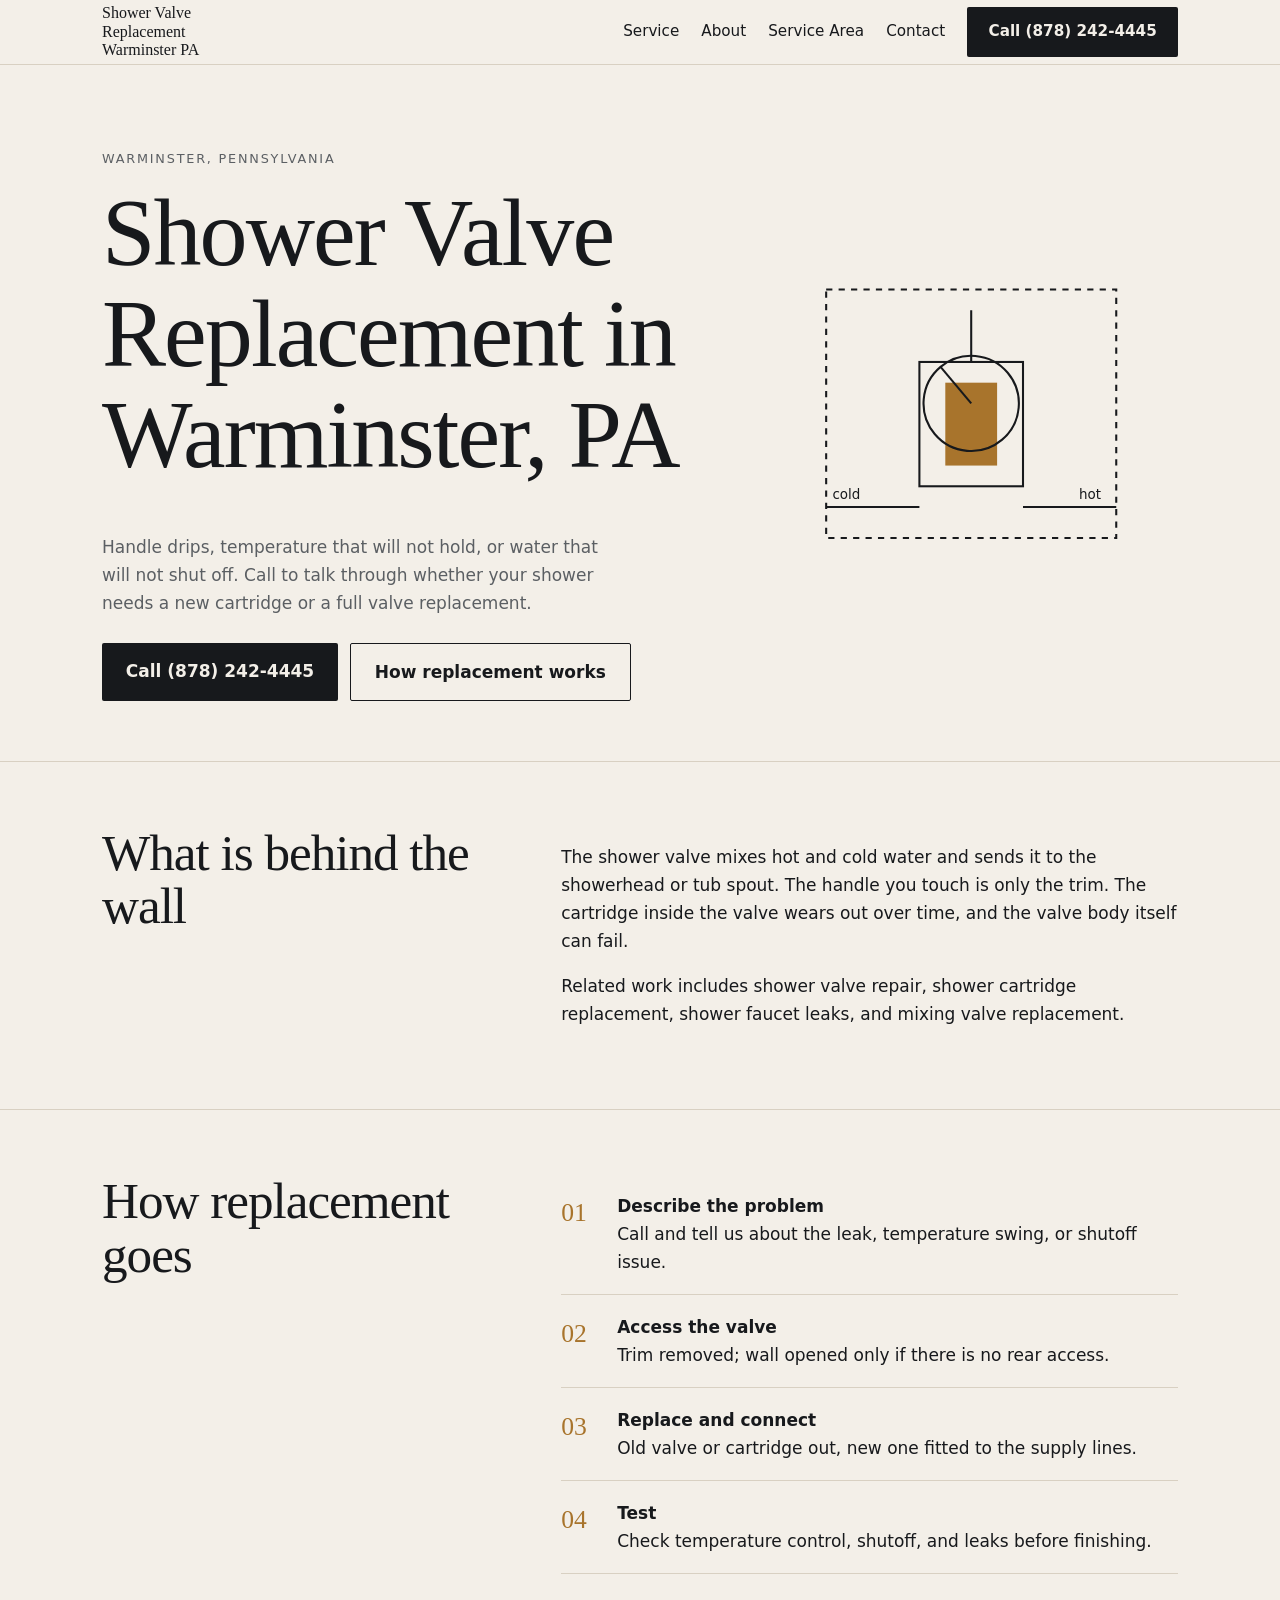
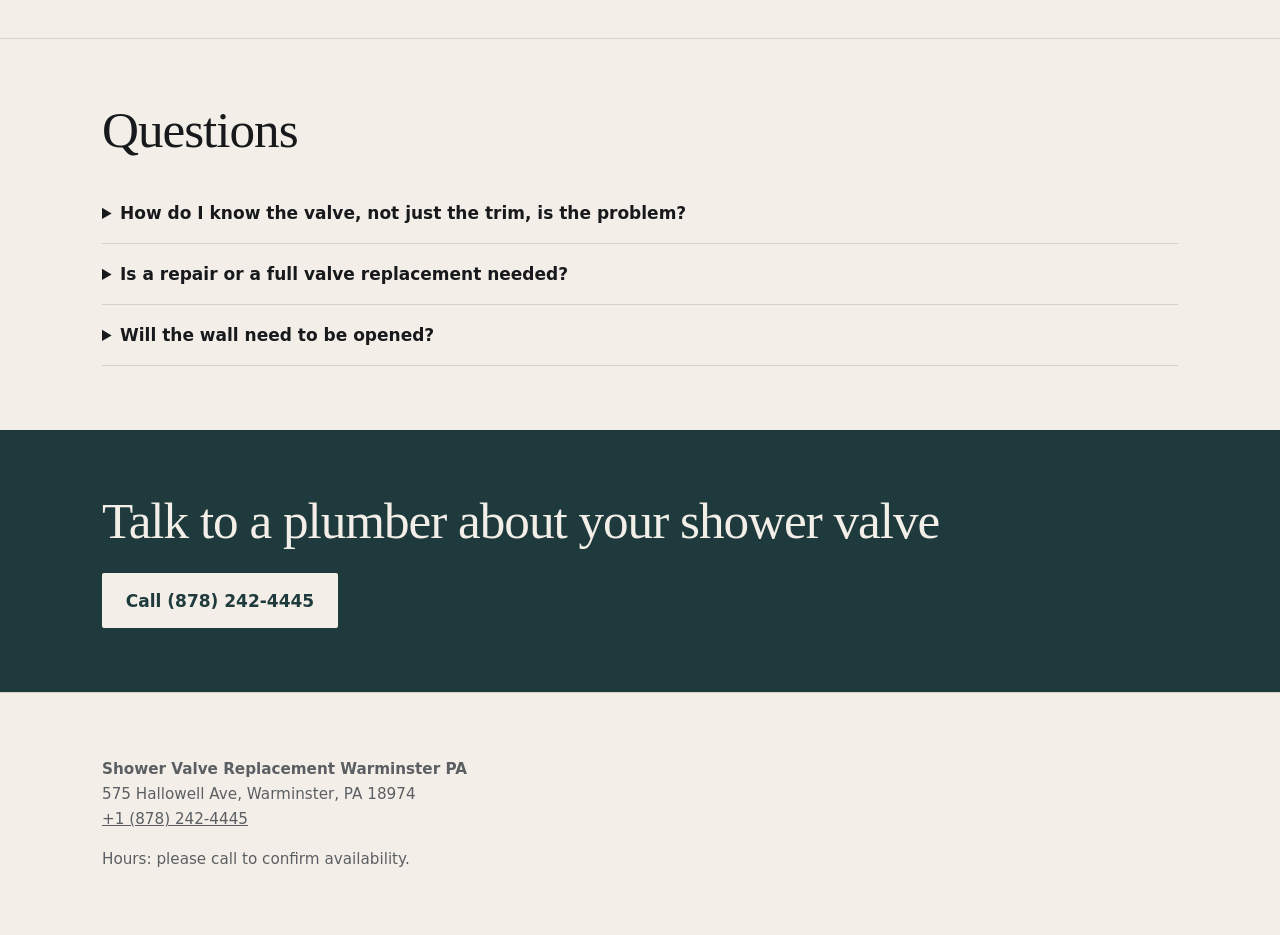
<file: shower-valve-warminster/index.html>
<!doctype html><html lang="en"><head><meta charset="utf-8"><meta name="viewport" content="width=device-width,initial-scale=1"><title>Shower Valve Replacement Warminster PA | Call (878) 242-4445</title><meta name="description" content="Shower valve replacement in Warminster, PA: leaking or hard-to-control shower valves, cartridge and mixing valve work. Call to discuss your shower."><link rel="canonical" href="https://example.com/"><meta property="og:title" content="Shower Valve Replacement Warminster PA | Call (878) 242-4445"><meta property="og:description" content="Shower valve replacement in Warminster, PA: leaking or hard-to-control shower valves, cartridge and mixing valve work. Call to discuss your shower."><meta property="og:type" content="website"><link rel="stylesheet" href="styles.css"><script defer src="script.js"></script>
<script type="application/ld+json">{"@context":"https://schema.org","@type":"Plumber","name":"shower valve replacement Warminster PA","telephone":"+18782424445","address":{"@type":"PostalAddress","streetAddress":"575 Hallowell Ave","addressLocality":"Warminster","addressRegion":"PA","postalCode":"18974","addressCountry":"US"},"url":"https://example.com/"}</script></head><body>
<header><div class="w bar"><a class="brand" href="index.html">Shower Valve Replacement Warminster PA</a><button id="mb" aria-expanded="false" aria-controls="nav">Menu</button><nav id="nav" aria-label="Main"><a href="services/shower-valve-replacement/">Service</a><a href="about/">About</a><a href="service-area/">Service Area</a><a href="contact/">Contact</a><a class="btn" href="tel:+18782424445">Call (878) 242-4445</a></nav></div></header>
<main><div class=w><div class=hero><div><p class=tag>Warminster, Pennsylvania</p><h1>Shower Valve Replacement in Warminster, PA</h1><p>Handle drips, temperature that will not hold, or water that will not shut off. Call to talk through whether your shower needs a new cartridge or a full valve replacement.</p><div class=cta><a class=btn href=tel:+18782424445>Call (878) 242-4445</a><a class='btn alt' href=services/shower-valve-replacement/>How replacement works</a></div></div><div class=hd><svg class="valve" viewBox="0 0 400 320" role="img" aria-labelledby="vt"><title id="vt">Simplified diagram of a shower valve: wall opening, valve body with hot and cold supply, cartridge, and handle</title><rect class="s" x="60" y="40" width="280" height="240" stroke-dasharray="6 6"/><rect class="s" x="150" y="110" width="100" height="120"/><rect class="b" x="175" y="130" width="50" height="80"/><path class="s" d="M60 250h90M250 250h90M200 110V60"/><g class="dial"><circle class="s" cx="200" cy="150" r="46" fill="none"/><path class="s" d="M200 150V104"/></g><text x="66" y="242" font-size="13" fill="currentColor">cold</text><text x="304" y="242" font-size="13" fill="currentColor">hot</text></svg></div></div></div>
<section class=rv><div class='w split'><h2>What is behind the wall</h2><div><p>The shower valve mixes hot and cold water and sends it to the showerhead or tub spout. The handle you touch is only the trim. The cartridge inside the valve wears out over time, and the valve body itself can fail.</p><p>Related work includes shower valve repair, shower cartridge replacement, shower faucet leaks, and mixing valve replacement.</p></div></div></section>
<section class=rv><div class='w split'><h2>How replacement goes</h2><ol class=steps><li><div><b>Describe the problem</b>Call and tell us about the leak, temperature swing, or shutoff issue.</div></li><li><div><b>Access the valve</b>Trim removed; wall opened only if there is no rear access.</div></li><li><div><b>Replace and connect</b>Old valve or cartridge out, new one fitted to the supply lines.</div></li><li><div><b>Test</b>Check temperature control, shutoff, and leaks before finishing.</div></li></ol></div></section>
<section class=rv><div class=w><h2>Questions</h2><details><summary>How do I know the valve, not just the trim, is the problem?</summary><p>Leaks at the handle, or water that will not shut off fully, can come from a worn cartridge or a failing valve body. A plumber can inspect the valve to tell which it is.</p></details><details><summary>Is a repair or a full valve replacement needed?</summary><p>Often a new cartridge fixes temperature or drip issues. Replacement is considered when the valve body is damaged, corroded, or discontinued. Call to talk through what you are seeing.</p></details><details><summary>Will the wall need to be opened?</summary><p>Sometimes there is rear access from an adjoining room. Otherwise the wall behind the shower controls may need to be opened to reach the valve.</p></details></div></section>
<section class='band rv'><div class=w><h2>Talk to a plumber about your shower valve</h2><a class=btn href=tel:+18782424445>Call (878) 242-4445</a></div></section></main>
<footer><div class="w"><p><b>Shower Valve Replacement Warminster PA</b><br>575 Hallowell Ave, Warminster, PA 18974<br><a href="tel:+18782424445">+1 (878) 242-4445</a></p><p>Hours: please call to confirm availability.</p></div></footer></body></html>
</file>
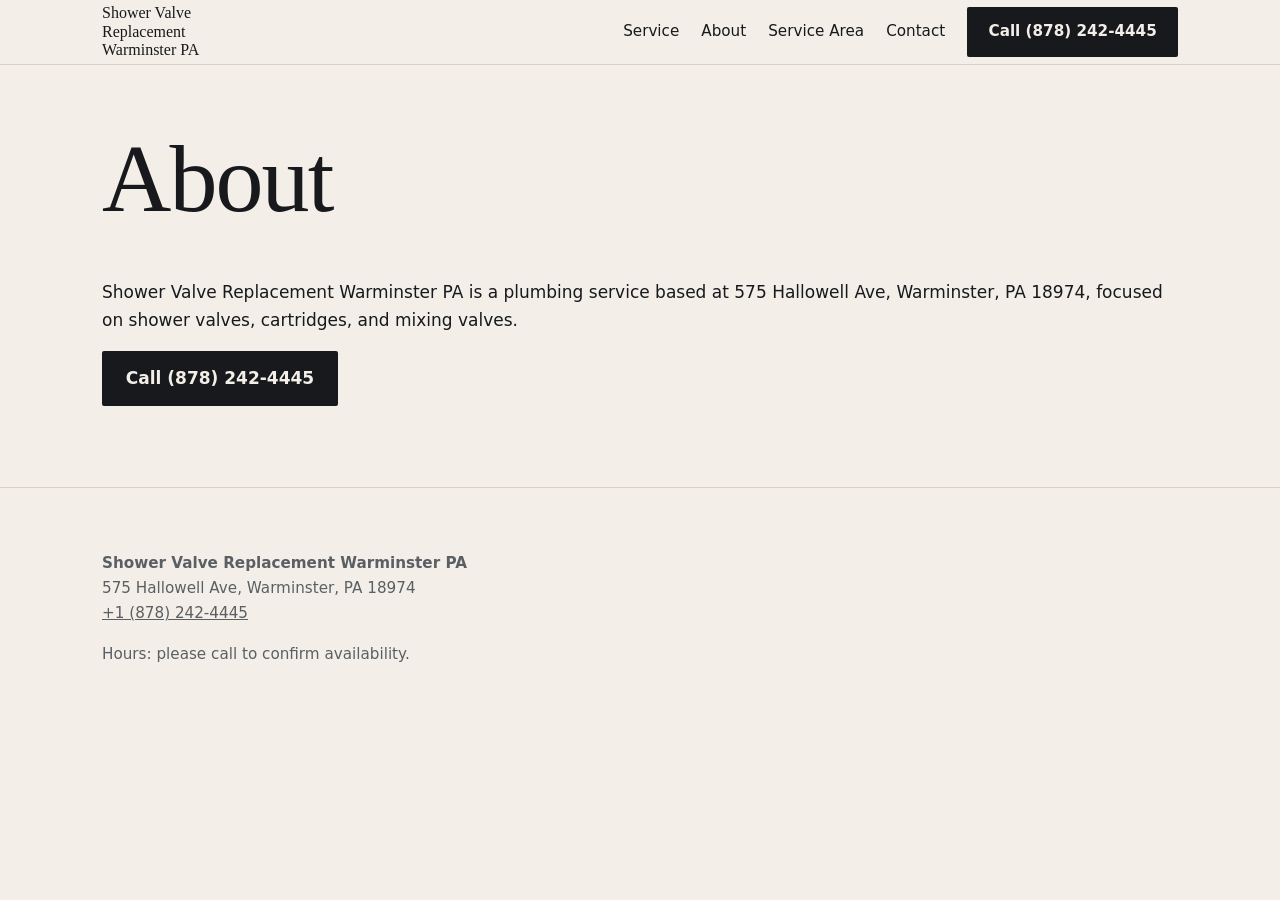
<file: shower-valve-warminster/about/index.html>
<!doctype html><html lang="en"><head><meta charset="utf-8"><meta name="viewport" content="width=device-width,initial-scale=1"><title>About | Shower Valve Replacement Warminster PA</title><meta name="description" content="About this Warminster, PA shower valve replacement service and how to reach us."><link rel="canonical" href="https://example.com/about/"><meta property="og:title" content="About | Shower Valve Replacement Warminster PA"><meta property="og:description" content="About this Warminster, PA shower valve replacement service and how to reach us."><meta property="og:type" content="website"><link rel="stylesheet" href="../styles.css"><script defer src="../script.js"></script>
<script type="application/ld+json">{"@context":"https://schema.org","@type":"Plumber","name":"shower valve replacement Warminster PA","telephone":"+18782424445","address":{"@type":"PostalAddress","streetAddress":"575 Hallowell Ave","addressLocality":"Warminster","addressRegion":"PA","postalCode":"18974","addressCountry":"US"},"url":"https://example.com/"}</script></head><body>
<header><div class="w bar"><a class="brand" href="../index.html">Shower Valve Replacement Warminster PA</a><button id="mb" aria-expanded="false" aria-controls="nav">Menu</button><nav id="nav" aria-label="Main"><a href="../services/shower-valve-replacement/">Service</a><a href="../about/">About</a><a href="../service-area/">Service Area</a><a href="../contact/">Contact</a><a class="btn" href="tel:+18782424445">Call (878) 242-4445</a></nav></div></header>
<main><div class=w><section style='border:0'><h1>About</h1><p>Shower Valve Replacement Warminster PA is a plumbing service based at 575 Hallowell Ave, Warminster, PA 18974, focused on shower valves, cartridges, and mixing valves.</p><p><a class=btn href=tel:+18782424445>Call (878) 242-4445</a></p></section></div></main>
<footer><div class="w"><p><b>Shower Valve Replacement Warminster PA</b><br>575 Hallowell Ave, Warminster, PA 18974<br><a href="tel:+18782424445">+1 (878) 242-4445</a></p><p>Hours: please call to confirm availability.</p></div></footer></body></html>
</file>
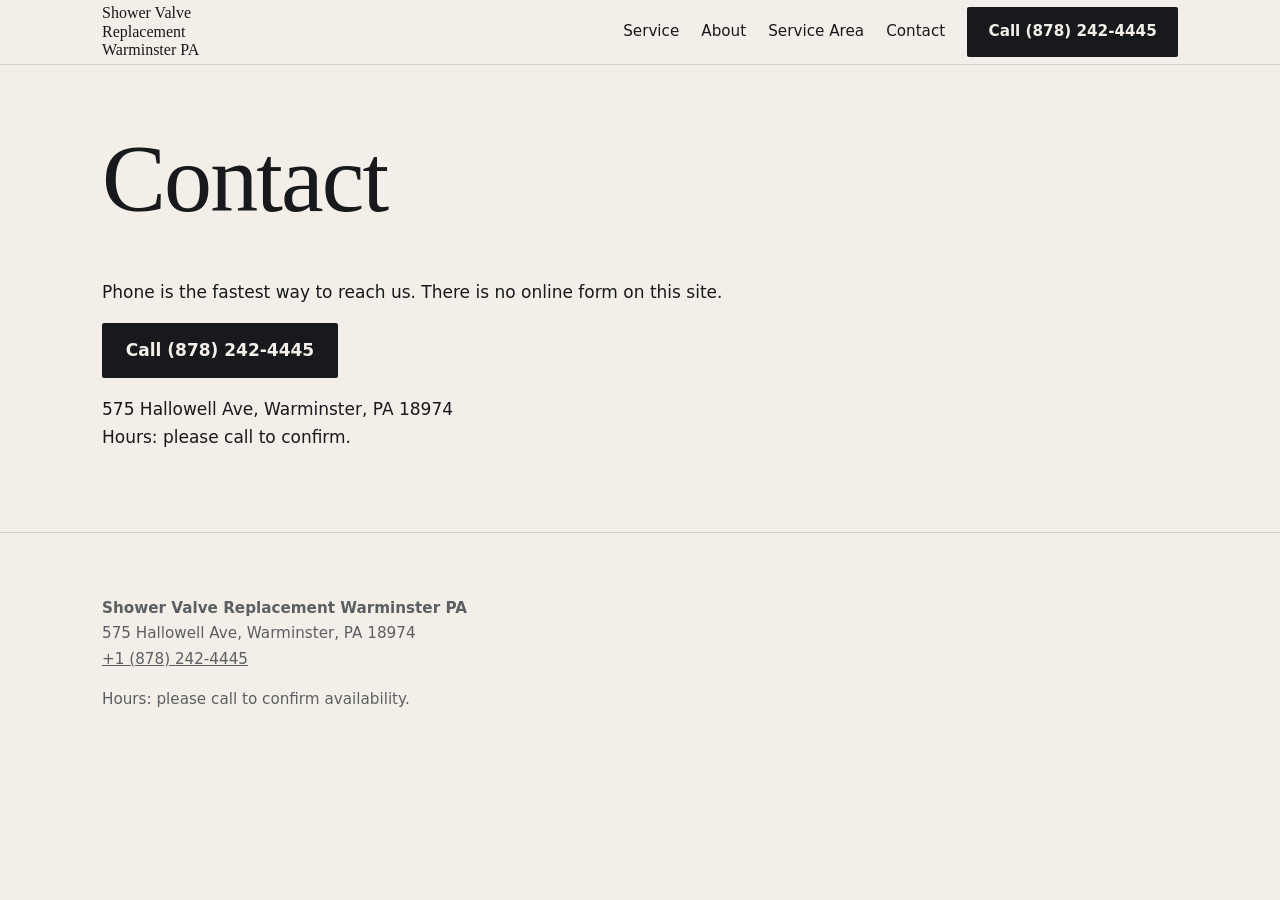
<file: shower-valve-warminster/contact/index.html>
<!doctype html><html lang="en"><head><meta charset="utf-8"><meta name="viewport" content="width=device-width,initial-scale=1"><title>Contact | Shower Valve Replacement Warminster PA</title><meta name="description" content="Call or visit: 575 Hallowell Ave, Warminster, PA 18974. Phone (878) 242-4445."><link rel="canonical" href="https://example.com/contact/"><meta property="og:title" content="Contact | Shower Valve Replacement Warminster PA"><meta property="og:description" content="Call or visit: 575 Hallowell Ave, Warminster, PA 18974. Phone (878) 242-4445."><meta property="og:type" content="website"><link rel="stylesheet" href="../styles.css"><script defer src="../script.js"></script>
<script type="application/ld+json">{"@context":"https://schema.org","@type":"Plumber","name":"shower valve replacement Warminster PA","telephone":"+18782424445","address":{"@type":"PostalAddress","streetAddress":"575 Hallowell Ave","addressLocality":"Warminster","addressRegion":"PA","postalCode":"18974","addressCountry":"US"},"url":"https://example.com/"}</script></head><body>
<header><div class="w bar"><a class="brand" href="../index.html">Shower Valve Replacement Warminster PA</a><button id="mb" aria-expanded="false" aria-controls="nav">Menu</button><nav id="nav" aria-label="Main"><a href="../services/shower-valve-replacement/">Service</a><a href="../about/">About</a><a href="../service-area/">Service Area</a><a href="../contact/">Contact</a><a class="btn" href="tel:+18782424445">Call (878) 242-4445</a></nav></div></header>
<main><div class=w><section style='border:0'><h1>Contact</h1><p>Phone is the fastest way to reach us. There is no online form on this site.</p><p><a class=btn href=tel:+18782424445>Call (878) 242-4445</a></p><p>575 Hallowell Ave, Warminster, PA 18974<br>Hours: please call to confirm.</p></section></div></main>
<footer><div class="w"><p><b>Shower Valve Replacement Warminster PA</b><br>575 Hallowell Ave, Warminster, PA 18974<br><a href="tel:+18782424445">+1 (878) 242-4445</a></p><p>Hours: please call to confirm availability.</p></div></footer></body></html>
</file>
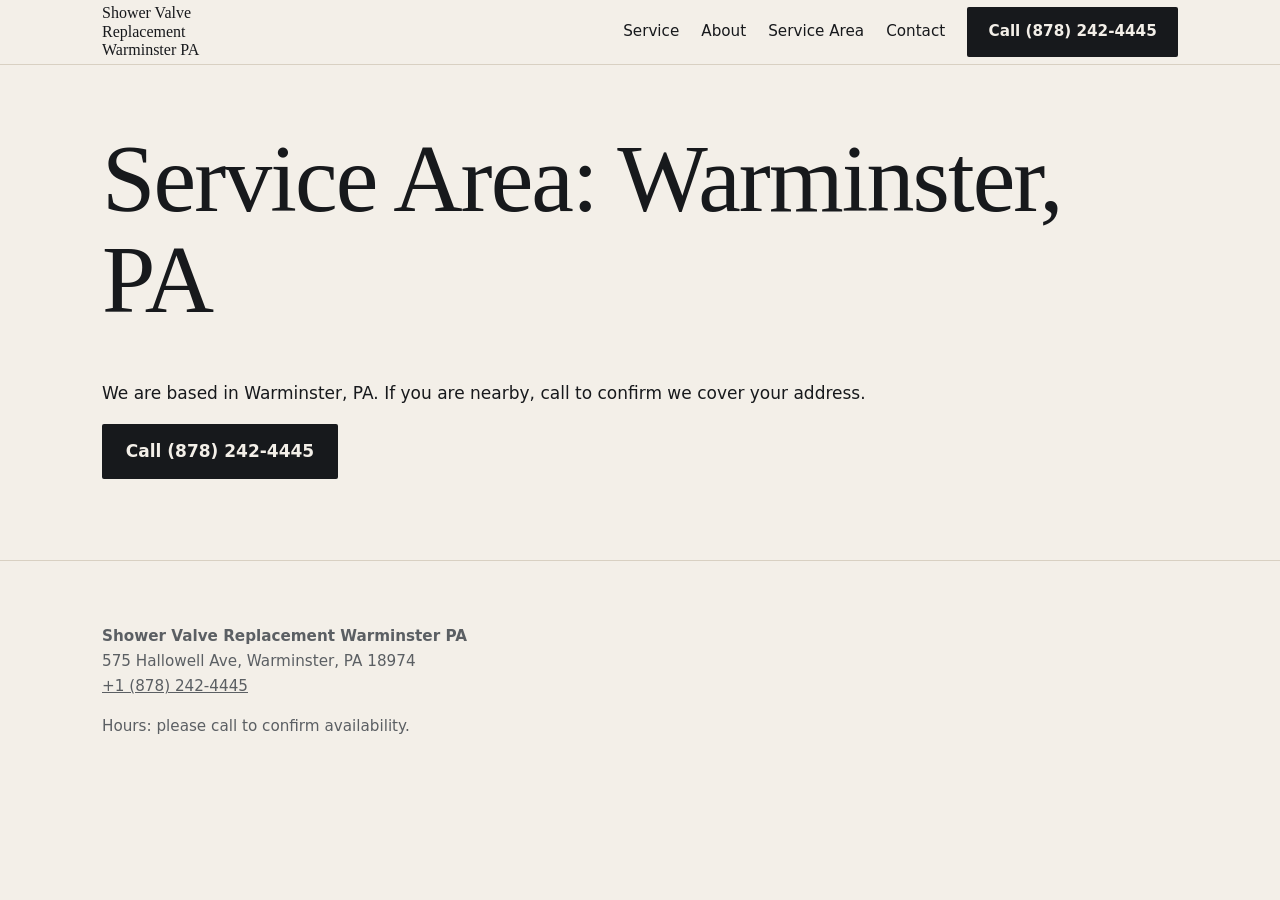
<file: shower-valve-warminster/service-area/index.html>
<!doctype html><html lang="en"><head><meta charset="utf-8"><meta name="viewport" content="width=device-width,initial-scale=1"><title>Service Area | Shower Valve Replacement Warminster PA</title><meta name="description" content="Shower valve replacement service based in Warminster, PA. Call to confirm your address is covered."><link rel="canonical" href="https://example.com/service-area/"><meta property="og:title" content="Service Area | Shower Valve Replacement Warminster PA"><meta property="og:description" content="Shower valve replacement service based in Warminster, PA. Call to confirm your address is covered."><meta property="og:type" content="website"><link rel="stylesheet" href="../styles.css"><script defer src="../script.js"></script>
<script type="application/ld+json">{"@context":"https://schema.org","@type":"Plumber","name":"shower valve replacement Warminster PA","telephone":"+18782424445","address":{"@type":"PostalAddress","streetAddress":"575 Hallowell Ave","addressLocality":"Warminster","addressRegion":"PA","postalCode":"18974","addressCountry":"US"},"url":"https://example.com/"}</script></head><body>
<header><div class="w bar"><a class="brand" href="../index.html">Shower Valve Replacement Warminster PA</a><button id="mb" aria-expanded="false" aria-controls="nav">Menu</button><nav id="nav" aria-label="Main"><a href="../services/shower-valve-replacement/">Service</a><a href="../about/">About</a><a href="../service-area/">Service Area</a><a href="../contact/">Contact</a><a class="btn" href="tel:+18782424445">Call (878) 242-4445</a></nav></div></header>
<main><div class=w><section style='border:0'><h1>Service Area: Warminster, PA</h1><p>We are based in Warminster, PA. If you are nearby, call to confirm we cover your address.</p><p><a class=btn href=tel:+18782424445>Call (878) 242-4445</a></p></section></div></main>
<footer><div class="w"><p><b>Shower Valve Replacement Warminster PA</b><br>575 Hallowell Ave, Warminster, PA 18974<br><a href="tel:+18782424445">+1 (878) 242-4445</a></p><p>Hours: please call to confirm availability.</p></div></footer></body></html>
</file>
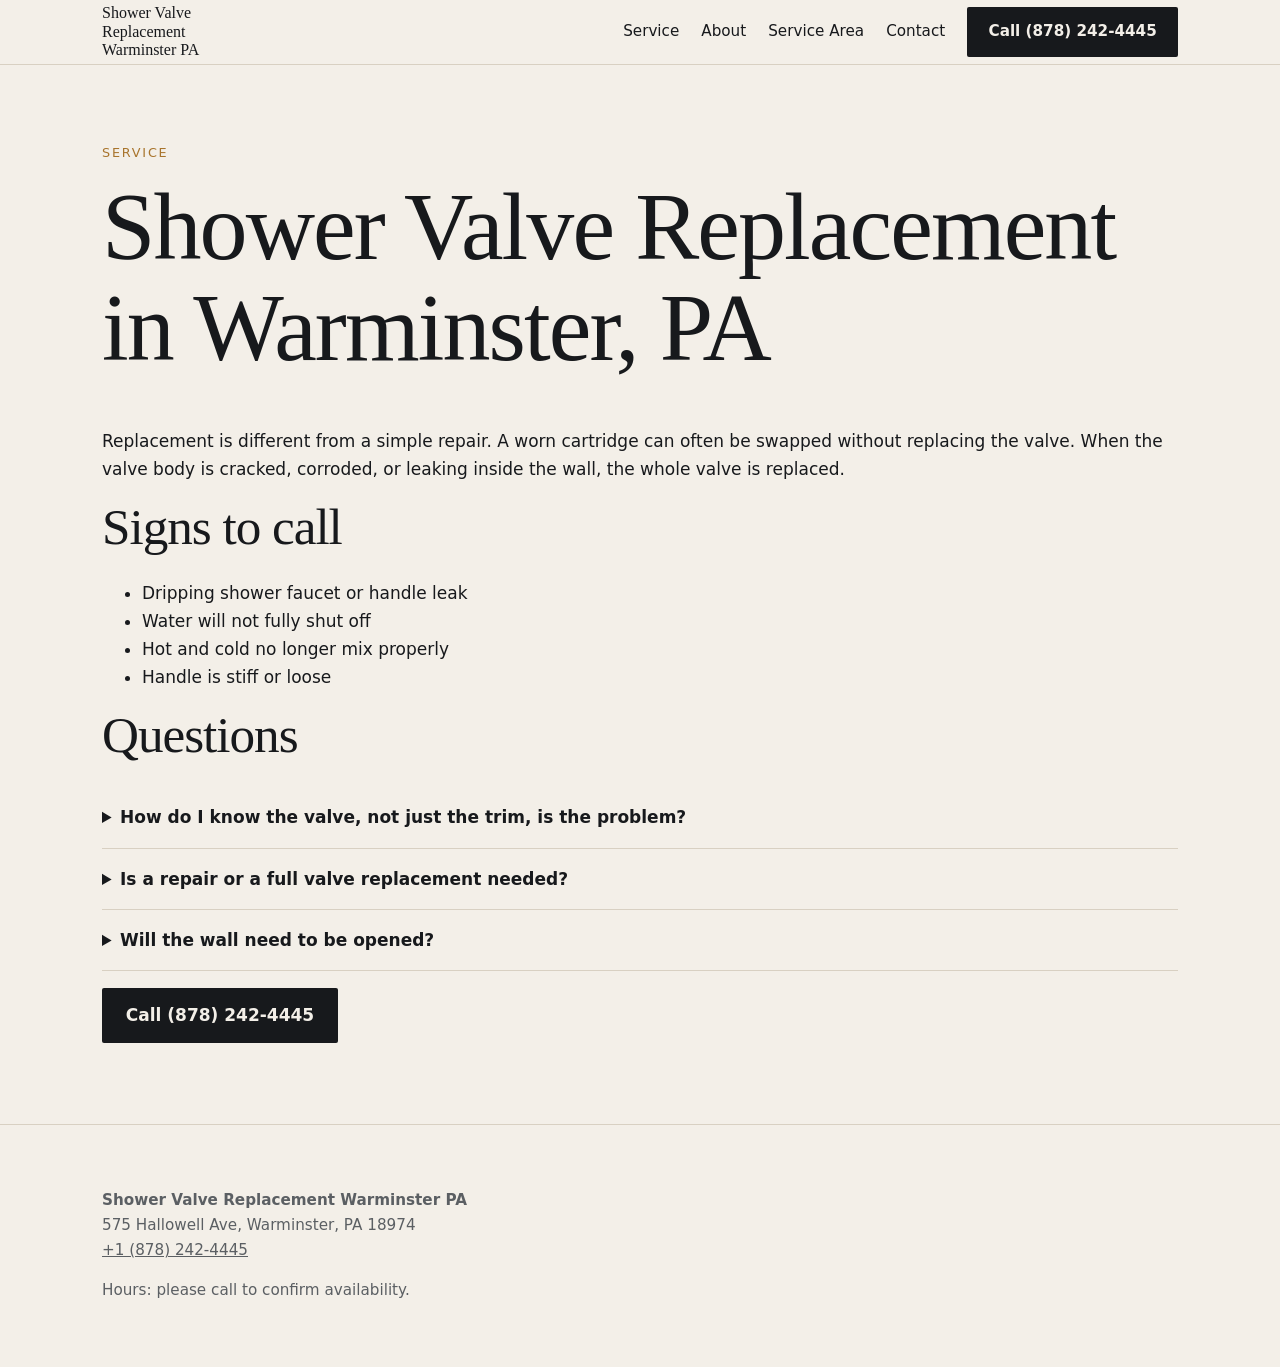
<file: shower-valve-warminster/services/shower-valve-replacement/index.html>
<!doctype html><html lang="en"><head><meta charset="utf-8"><meta name="viewport" content="width=device-width,initial-scale=1"><title>Shower Valve Replacement Warminster PA | Cartridge & Mixing Valve</title><meta name="description" content="Shower valve replacement, cartridge replacement and mixing valve work in Warminster, PA. Learn how the process works and call to discuss your shower."><link rel="canonical" href="https://example.com/services/shower-valve-replacement/"><meta property="og:title" content="Shower Valve Replacement Warminster PA | Cartridge & Mixing Valve"><meta property="og:description" content="Shower valve replacement, cartridge replacement and mixing valve work in Warminster, PA. Learn how the process works and call to discuss your shower."><meta property="og:type" content="website"><link rel="stylesheet" href="../../styles.css"><script defer src="../../script.js"></script>
<script type="application/ld+json">{"@context":"https://schema.org","@type":"Plumber","name":"shower valve replacement Warminster PA","telephone":"+18782424445","address":{"@type":"PostalAddress","streetAddress":"575 Hallowell Ave","addressLocality":"Warminster","addressRegion":"PA","postalCode":"18974","addressCountry":"US"},"url":"https://example.com/"}</script></head><body>
<header><div class="w bar"><a class="brand" href="../../index.html">Shower Valve Replacement Warminster PA</a><button id="mb" aria-expanded="false" aria-controls="nav">Menu</button><nav id="nav" aria-label="Main"><a href="../../services/shower-valve-replacement/">Service</a><a href="../../about/">About</a><a href="../../service-area/">Service Area</a><a href="../../contact/">Contact</a><a class="btn" href="tel:+18782424445">Call (878) 242-4445</a></nav></div></header>
<main><div class=w><section style='border:0'><p class=tag>Service</p><h1>Shower Valve Replacement in Warminster, PA</h1><p>Replacement is different from a simple repair. A worn cartridge can often be swapped without replacing the valve. When the valve body is cracked, corroded, or leaking inside the wall, the whole valve is replaced.</p><h2>Signs to call</h2><ul><li>Dripping shower faucet or handle leak</li><li>Water will not fully shut off</li><li>Hot and cold no longer mix properly</li><li>Handle is stiff or loose</li></ul><h2>Questions</h2><details><summary>How do I know the valve, not just the trim, is the problem?</summary><p>Leaks at the handle, or water that will not shut off fully, can come from a worn cartridge or a failing valve body. A plumber can inspect the valve to tell which it is.</p></details><details><summary>Is a repair or a full valve replacement needed?</summary><p>Often a new cartridge fixes temperature or drip issues. Replacement is considered when the valve body is damaged, corroded, or discontinued. Call to talk through what you are seeing.</p></details><details><summary>Will the wall need to be opened?</summary><p>Sometimes there is rear access from an adjoining room. Otherwise the wall behind the shower controls may need to be opened to reach the valve.</p></details><p><a class=btn href=tel:+18782424445>Call (878) 242-4445</a></p></section></div></main>
<footer><div class="w"><p><b>Shower Valve Replacement Warminster PA</b><br>575 Hallowell Ave, Warminster, PA 18974<br><a href="tel:+18782424445">+1 (878) 242-4445</a></p><p>Hours: please call to confirm availability.</p></div></footer></body></html>
</file>
<file: shower-valve-warminster/styles.css>
:root{--bg:#f3efe8;--ink:#17191c;--brass:#a8742c;--deep:#1f3a3d;--mut:#5b5f63;--line:#d8d0c2}
@media(prefers-color-scheme:dark){:root{--bg:#121516;--ink:#efe9dd;--mut:#a5a9a8;--line:#2c3335;--deep:#d9b26f;--brass:#d9b26f}}
*{box-sizing:border-box}html{scroll-behavior:smooth}body{margin:0;background:var(--bg);color:var(--ink);font:17px/1.65 system-ui,-apple-system,"Segoe UI",sans-serif}
h1,h2,h3{font-family:Georgia,"Times New Roman",serif;font-weight:400;line-height:1.05;margin:0 0 .5em;letter-spacing:-.02em}
h1{font-size:clamp(2.6rem,8vw,6rem)}h2{font-size:clamp(1.9rem,4.5vw,3.2rem)}a{color:inherit}
.w{max-width:1120px;margin:0 auto;padding:0 22px}
header{position:sticky;top:0;z-index:5;background:color-mix(in srgb,var(--bg) 90%,transparent);backdrop-filter:blur(8px);border-bottom:1px solid var(--line)}
.bar{display:flex;align-items:center;justify-content:space-between;gap:14px;min-height:64px}
.brand{font-family:Georgia,serif;font-size:1rem;text-decoration:none;max-width:16ch;line-height:1.15}
nav{display:flex;gap:22px;align-items:center}nav a{text-decoration:none;font-size:.95rem}nav a:hover{color:var(--brass)}
.btn{display:inline-block;background:var(--ink);color:var(--bg);padding:.8em 1.4em;text-decoration:none;font-weight:600;border-radius:2px;min-height:44px}
.btn.alt{background:none;color:var(--ink);border:1px solid var(--ink)}.btn:hover{outline:2px solid var(--brass);outline-offset:3px}
:focus-visible{outline:3px solid var(--brass);outline-offset:3px}
#mb{display:none;background:none;border:1px solid var(--ink);color:var(--ink);min-height:44px;padding:0 14px}
.hero{display:grid;grid-template-columns:1.2fr .8fr;gap:40px;align-items:center;padding:70px 0 60px}
.hero p{max-width:46ch;color:var(--mut)}.cta{display:flex;gap:12px;flex-wrap:wrap;margin-top:26px}
.valve{width:100%;height:auto;color:var(--ink)}.valve .b{fill:var(--brass)}.valve .s{fill:none;stroke:currentColor;stroke-width:2}
.tag{font-size:.8rem;letter-spacing:.14em;text-transform:uppercase;color:var(--brass);margin-bottom:14px}
section{padding:64px 0;border-top:1px solid var(--line)}
.split{display:grid;grid-template-columns:.8fr 1.2fr;gap:48px}
.steps{counter-reset:s;list-style:none;padding:0;margin:0}.steps li{counter-increment:s;display:grid;grid-template-columns:56px 1fr;padding:18px 0;border-bottom:1px solid var(--line)}
.steps li:before{content:counter(s,decimal-leading-zero);font-family:Georgia,serif;font-size:1.6rem;color:var(--brass)}.steps b{display:block}
.band{background:var(--deep);color:#f3efe8;border:0}.band .btn{background:#f3efe8;color:#1f3a3d}
details{border-bottom:1px solid var(--line);padding:16px 0}summary{cursor:pointer;font-weight:600}
footer{padding:48px 0;border-top:1px solid var(--line);color:var(--mut);font-size:.95rem}
.rv{opacity:0;transform:translateY(18px);transition:opacity .7s,transform .7s}.rv.in{opacity:1;transform:none}
.dial{transition:transform 1.2s cubic-bezier(.2,.7,.2,1);transform-origin:200px 150px}.in .dial,.hero .dial{transform:rotate(-40deg)}
@media(max-width:800px){#mb{display:block}nav{display:none;position:absolute;top:64px;left:0;right:0;background:var(--bg);flex-direction:column;align-items:flex-start;padding:20px 22px;border-bottom:1px solid var(--line)}nav.o{display:flex}
.hero,.split{grid-template-columns:1fr;gap:28px}.hero{padding-top:40px}.hd{display:none}}
@media(prefers-reduced-motion:reduce){*{transition:none!important;scroll-behavior:auto}.rv{opacity:1;transform:none}}
</file>
